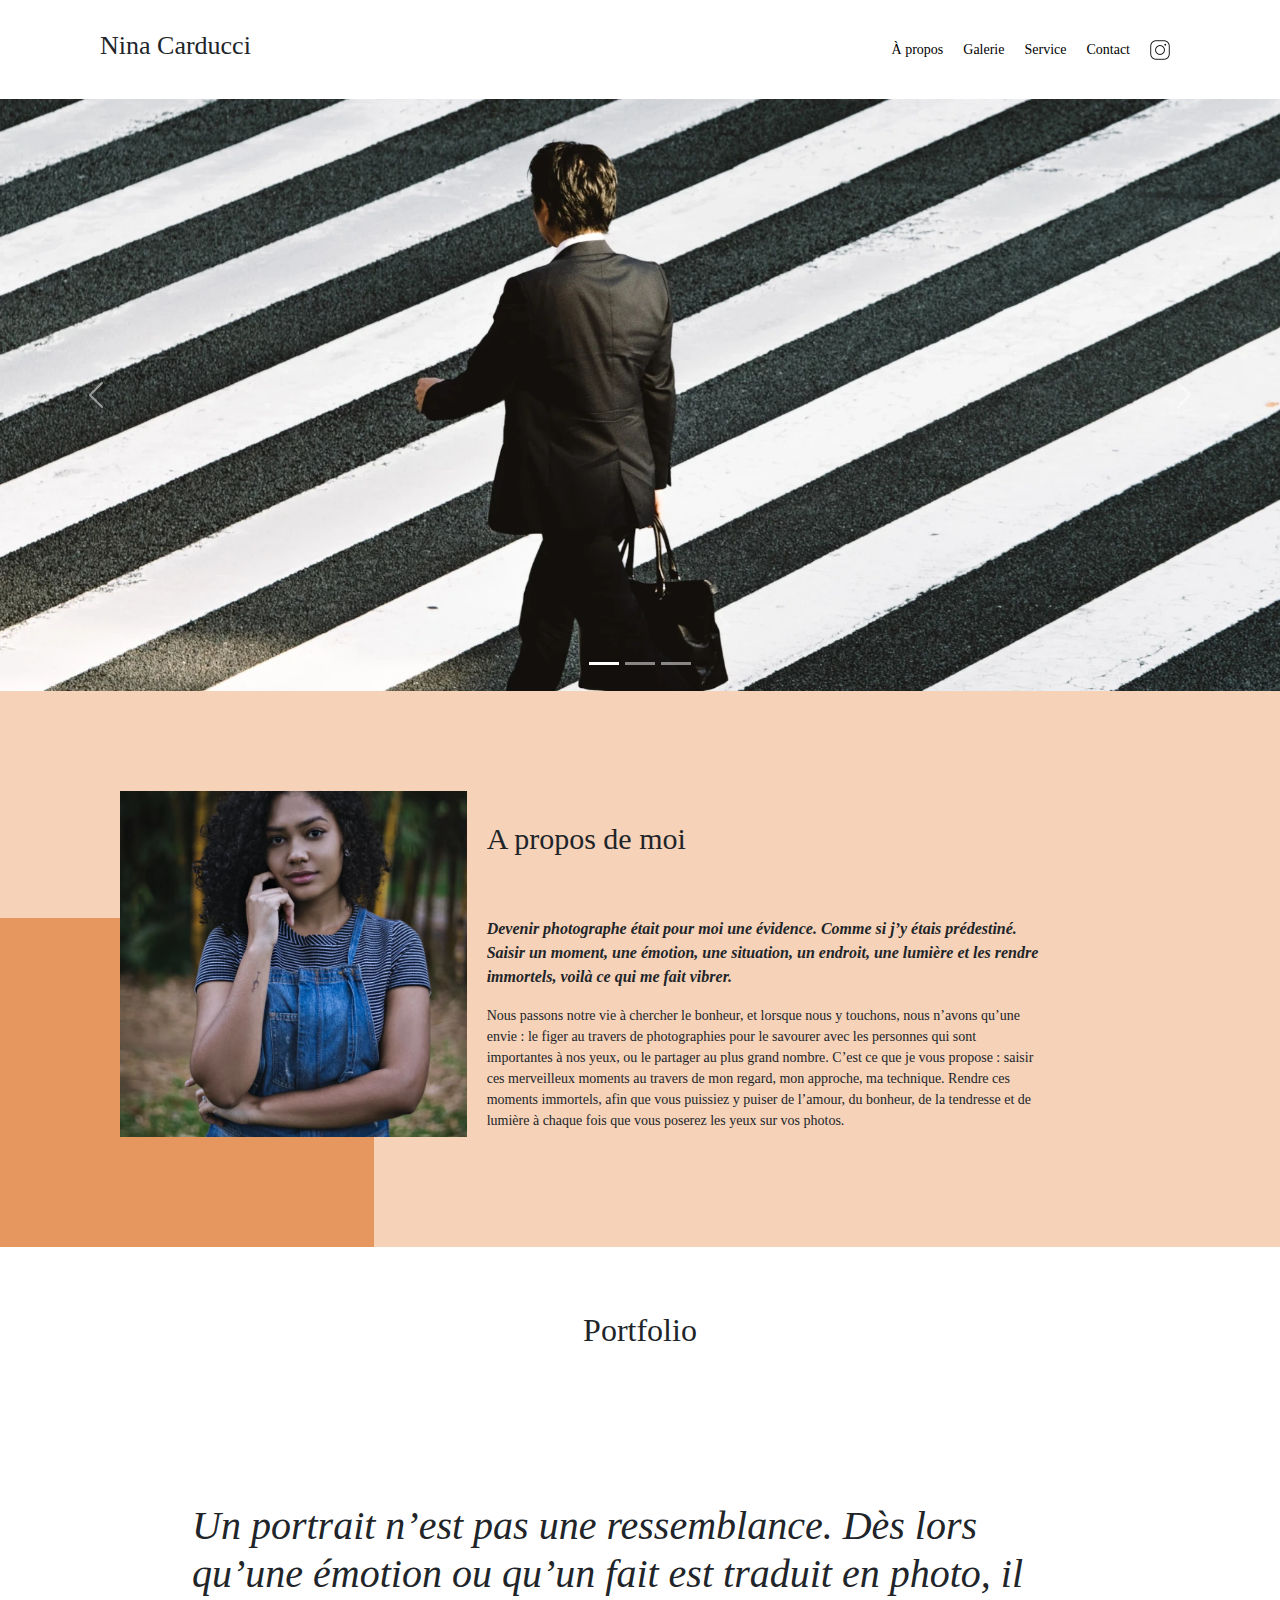
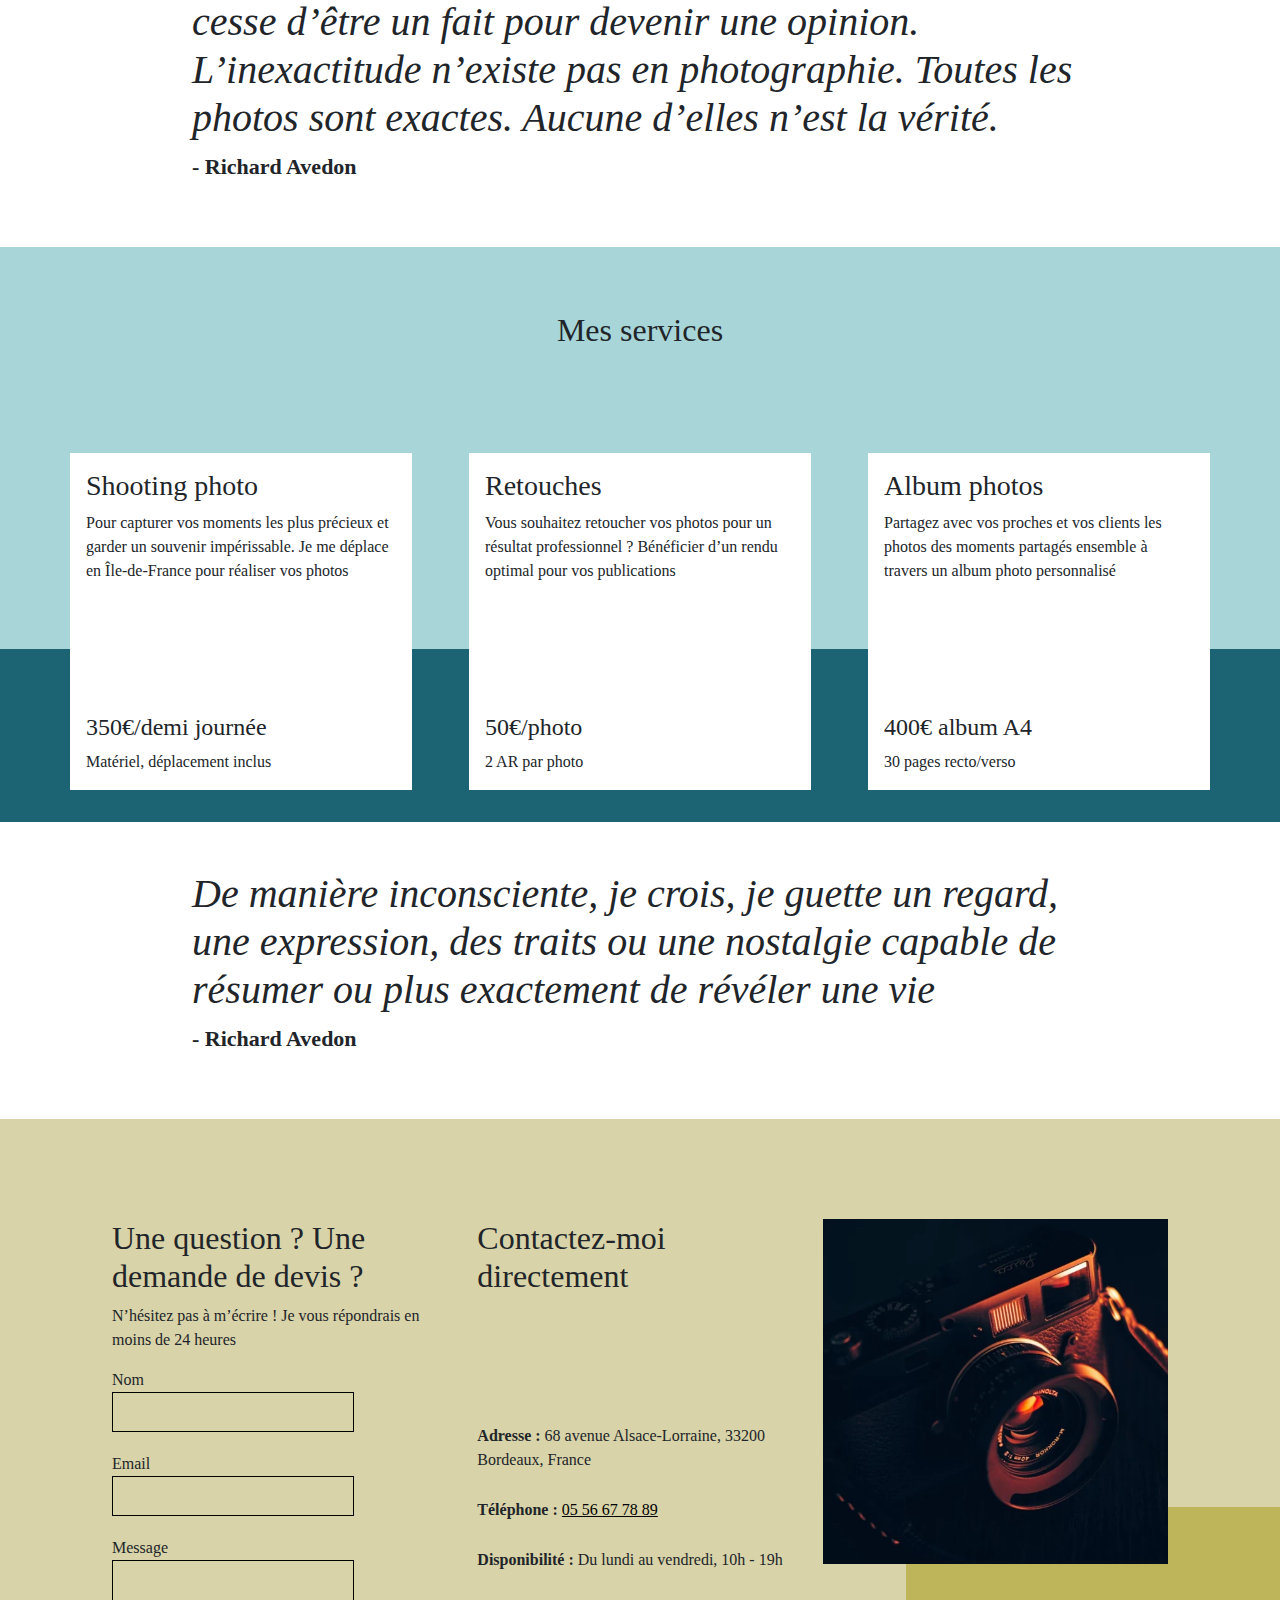
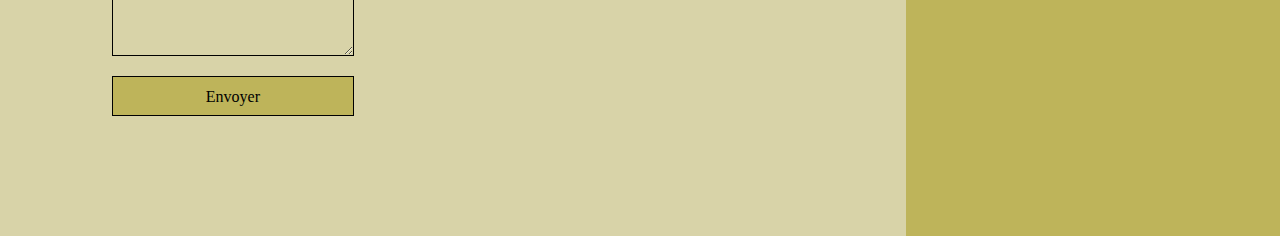
<file: index.html>
<!DOCTYPE html>
<html lang="fr">
  <head>
    <meta charset="UTF-8" />
    <meta name="viewport" content="width=device-width, initial-scale=1.0" />
    <title>Nina Carducci - Photographe Professionnelle à Bordeaux</title>
    <meta
      name="description"
      content="Découvrez Nina Carducci, photographe professionnelle à Bordeaux spécialisée dans les mariages, portraits, et événements d'entreprise."
    />
    <meta name="robots" content="index, follow" />
    <meta name="twitter:card" content="summary_large_image" />
    <meta
      name="twitter:title"
      content="Nina Carducci - Photographe Professionnelle à Bordeaux"
    />
    <meta
      name="twitter:description"
      content="Découvrez Nina Carducci, photographe professionnelle à Bordeaux spécialisée dans les mariages, portraits, et événements d'entreprise."
    />
    <meta
      name="twitter:image"
      content="https://jamesrchrdsn.github.io/Projet-9-Audit-SEO/tree/main/assets/images/meta.webp"
    />
    <meta property="og:type" content="website" />
    <meta
      property="og:url"
      content="https://jamesrchrdsn.github.io/Projet-9-Audit-SEO/"
    />
    <meta
      property="og:title"
      content="Nina Carducci - Photographe Professionnelle à Bordeaux"
    />
    <meta
      property="og:description"
      content="Découvrez Nina Carducci, photographe professionnelle à Bordeaux spécialisée dans les mariages, portraits, et événements d'entreprise."
    />
    <meta
      property="og:image"
      content="https://jamesrchrdsn.github.io/Projet-9-Audit-SEO/tree/main/assets/images/meta.webp"
    />

    <link rel="stylesheet" href="./assets/bootstrap/bootstrap.min.css" />
    <link rel="stylesheet" href="./assets/style.css" />
    <link rel="preconnect" href="https://fonts.googleapis.com" />
    <link rel="preconnect" href="https://fonts.gstatic.com" crossorigin />
    <link
      rel="preload"
      as="image"
      href="./assets/images/slider/Lryoji-iwata-wUZjnOv7t0g-unsplash.webp"
    />
    <link
      href="https://fonts.googleapis.com/css2?family=Inter&family=Spectral:ital,wght@0,400;1,300;1,400;1,800&display=swap"
      rel="preconnect"
    />
    <script type="application/ld+json">
      {
        "@context": "https://schema.org",
        "@type": "ProfessionalService",
        "name": "Nina Carducci - Photographe Professionnelle",
        "image": "https://jamesrchrdsn.github.io/Projet-9-Audit-SEO/tree/main/assets/images/meta.webp",
        "@id": "https://jamesrchrdsn.github.io/Projet-9-Audit-SEO/",
        "url": "https://jamesrchrdsn.github.io/Projet-9-Audit-SEO/",
        "telephone": "+33556677889",
        "address": {
          "@type": "PostalAddress",
          "streetAddress": "68 avenue Alsace-Lorraine",
          "addressLocality": "Bordeaux",
          "postalCode": "33000",
          "addressCountry": "FR"
        },
        "openingHoursSpecification": [
          {
            "@type": "OpeningHoursSpecification",
            "dayOfWeek": [
              "Monday",
              "Tuesday",
              "Wednesday",
              "Thursday",
              "Friday"
            ],
            "opens": "10:00",
            "closes": "19:00"
          }
        ],
        "sameAs": ["https://www.instagram.com/ninacarducci.photo/?hl=fr"],
        "priceRange": "€€"
      }
    </script>
    <script src="./assets/bootstrap/bootstrap.bundle.min.js" defer></script>
    <script
      src="https://code.jquery.com/jquery-3.4.1.min.js"
      integrity="sha256-CSXorXvZcTkaix6Yvo6HppcZGetbYMGWSFlBw8HfCJo="
      crossorigin="anonymous"
    ></script>
    <script src="./assets/maugallery.min.js " defer></script>
    <script src="./assets/scripts.min.js" defer></script>
  </head>
  <body>
    <header>
      <div class="top-header">
        <h1 class="name">Nina Carducci</h1>
        <nav class="nav">
          <ul>
            <li><a href="#about">À propos</a></li>
            <li><a href="#gallery">Galerie</a></li>
            <li><a href="#services">Service</a></li>
            <li><a href="#contact">Contact</a></li>
            <li>
              <a
                class="social-link"
                href="https://www.instagram.com/ninacarducci.photo/?hl=fr"
                target="_blank"
                ><img
                  src="assets/images/instagram.webp"
                  alt="Lien vers le instagram de Nina Carducci"
              /></a>
            </li>
          </ul>
        </nav>
      </div>
    </header>
    <main>
      <div id="header">
        <div
          id="carouselExampleIndicators"
          class="carousel slide"
          data-bs-ride="carousel"
        >
          <button
            class="carousel-control-prev"
            type="button"
            data-bs-target="#carouselExampleIndicators"
            data-bs-slide="prev"
          >
            <span class="carousel-control-prev-icon" aria-hidden="true"></span>
            <span class="visually-hidden">Previous</span>
          </button>
          <div class="carousel-indicators">
            <button
              type="button"
              data-bs-target="#carouselExampleIndicators"
              data-bs-slide-to="0"
              class="active"
              aria-current="true"
              aria-label="Slide 1"
            ></button>
            <button
              type="button"
              data-bs-target="#carouselExampleIndicators"
              data-bs-slide-to="1"
              aria-label="Slide 2"
            ></button>
            <button
              type="button"
              data-bs-target="#carouselExampleIndicators"
              data-bs-slide-to="2"
              aria-label="Slide 3"
            ></button>
          </div>
          <div class="carousel-inner">
            <div class="carousel-item active">
              <img
                src="./assets/images/slider/Lryoji-iwata-wUZjnOv7t0g-unsplash.webp"
                class="d-block w-100"
                alt="Homme marchant dans la rue"
                loading="lazy"
              />
            </div>
            <div class="carousel-item">
              <img
                src="./assets/images/slider/nicholas-green-nPz8akkUmDI-unsplash.webp"
                class="d-block w-100"
                alt="Foule dans un festival"
                loading="lazy"
              />
            </div>
            <div class="carousel-item">
              <img
                src="./assets/images/slider/edward-cisneros-3_h6-1NPDGw-unsplash.webp"
                class="d-block w-100"
                alt="Couple marié durant leur première dance"
                loading="lazy"
              />
            </div>
          </div>

          <button
            class="carousel-control-next"
            type="button"
            data-bs-target="#carouselExampleIndicators"
            data-bs-slide="next"
          >
            <span class="carousel-control-next-icon" aria-hidden="true"></span>
            <span class="visually-hidden">Next</span>
          </button>
        </div>
      </div>
      <div id="about">
        <div class="picture left">
          <img
            src="./assets/images/nina.webp"
            alt="Photo de Nina Carducci"
            loading="lazy"
          />
        </div>
        <div id="about-me">
          <h2 class="about-me__title">A propos de moi</h2>
          <p class="about-me__introduction">
            Devenir photographe était pour moi une évidence. Comme si j’y étais
            prédestiné. Saisir un moment, une émotion, une situation, un
            endroit, une lumière et les rendre immortels, voilà ce qui me fait
            vibrer.
          </p>
          <p>
            Nous passons notre vie à chercher le bonheur, et lorsque nous y
            touchons, nous n’avons qu’une envie : le figer au travers de
            photographies pour le savourer avec les personnes qui sont
            importantes à nos yeux, ou le partager au plus grand nombre. C’est
            ce que je vous propose : saisir ces merveilleux moments au travers
            de mon regard, mon approche, ma technique. Rendre ces moments
            immortels, afin que vous puissiez y puiser de l’amour, du bonheur,
            de la tendresse et de lumière à chaque fois que vous poserez les
            yeux sur vos photos.
          </p>
        </div>
      </div>
      <div id="gallery">
        <h2 class="title">Portfolio</h2>
        <div class="container py-3">
          <div class="gallery" style="display: none">
            <img
              data-gallery-tag="Concert"
              class="gallery-item"
              src="./assets/images/gallery/concerts/aaron-paul-wnX-fXzB6Cw-unsplash.webp"
              alt="Scène de concert avec spots lumineux rouge"
              width="600"
              height="600"
              loading="lazy"
            />
            <img
              data-gallery-tag="Entreprises"
              class="gallery-item"
              src="./assets/images/gallery/entreprise/ali-morshedlou-WMD64tMfc4k-unsplash.webp"
              alt="Un homme d'affaire"
              width="600"
              height="600"
              loading="lazy"
            />
            <img
              data-gallery-tag="Entreprises"
              class="gallery-item"
              src="./assets/images/gallery/entreprise/jason-goodman-tHO1_OuKbg0-unsplash.webp"
              alt="Une employée de bureau très souriante"
              width="600"
              height="600"
              loading="lazy"
            />
            <img
              data-gallery-tag="Mariages"
              class="gallery-item"
              src="./assets/images/gallery/mariage/hannah-busing-RvF2R_qMpRk-unsplash.webp"
              alt="Deux personnes joignant leurs mains"
              width="600"
              height="600"
              loading="lazy"
            />
            <img
              data-gallery-tag="Portrait"
              class="gallery-item"
              src="./assets/images/gallery/portraits/ade-tunji-rVkhWWZFAtQ-unsplash.webp"
              alt="Un homme ébloui par le soleil"
              width="600"
              height="600"
              loading="lazy"
            />
            <img
              data-gallery-tag="Mariages"
              class="gallery-item"
              src="./assets/images/gallery/mariage/jakob-owens-SiniLJkXhMc-unsplash.webp"
              alt="Un couple de jeunes mariés très heureux"
              width="600"
              height="600"
              loading="lazy"
            />
            <img
              data-gallery-tag="Portrait"
              class="gallery-item"
              src="./assets/images/gallery/portraits/nino-van-prattenburg--443cl1uR_8-unsplash.webp"
              alt="Une femme à lunettes se recoiffant derrière un grillage"
              width="600"
              height="600"
              loading="lazy"
            />
            <img
              data-gallery-tag="Concert"
              class="gallery-item"
              src="./assets/images/gallery/concerts/austin-neill-hgO1wFPXl3I-unsplash.webp"
              alt="Un chanteur sur scène avec des fumigènes derrire lui"
              width="600"
              height="600"
              loading="lazy"
            />
            <img
              data-gallery-tag="Entreprises"
              class="gallery-item"
              src="./assets/images/gallery/entreprise/mateus-campos-felipe-Fsgzm8N0hIY-unsplash.webp"
              alt="Une employé au bureau sur son ordinateur rigolant avec des collègues hors-champs"
              width="600"
              height="600"
              loading="lazy"
            />
          </div>
        </div>
        <div class="quote">
          <figure>
            <blockquote class="quote__text">
              Un portrait n’est pas une ressemblance. Dès lors qu’une émotion ou
              qu’un fait est traduit en photo, il cesse d’être un fait pour
              devenir une opinion. L’inexactitude n’existe pas en photographie.
              Toutes les photos sont exactes. Aucune d’elles n’est la vérité.
            </blockquote>
            <figcaption class="quote__author">- Richard Avedon</figcaption>
          </figure>
        </div>
      </div>
      <div id="services">
        <h2 class="title">Mes services</h2>
        <div class="container">
          <div class="service">
            <div class="service__description">
              <h3>Shooting photo</h3>
              <p>
                Pour capturer vos moments les plus précieux et garder un
                souvenir impérissable. Je me déplace en Île-de-France pour
                réaliser vos photos
              </p>
            </div>
            <div class="service__price">
              <h4>350€/demi journée</h4>
              <span>Matériel, déplacement inclus</span>
            </div>
          </div>
          <div class="service">
            <div class="service__description">
              <h3>Retouches</h3>
              <p>
                Vous souhaitez retoucher vos photos pour un résultat
                professionnel ? Bénéficier d’un rendu optimal pour vos
                publications
              </p>
            </div>
            <div class="service__price">
              <h4>50€/photo</h4>
              <span>2 AR par photo</span>
            </div>
          </div>
          <div class="service">
            <div class="service__description">
              <h3>Album photos</h3>
              <p>
                Partagez avec vos proches et vos clients les photos des moments
                partagés ensemble à travers un album photo personnalisé
              </p>
            </div>
            <div class="service__price">
              <h4>400€ album A4</h4>
              <span>30 pages recto/verso</span>
            </div>
          </div>
        </div>
      </div>
      <div class="quote">
        <figure>
          <blockquote class="quote__text">
            De manière inconsciente, je crois, je guette un regard, une
            expression, des traits ou une nostalgie capable de résumer ou plus
            exactement de révéler une vie
          </blockquote>
          <figcaption class="quote__author">- Richard Avedon</figcaption>
        </figure>
      </div>
    </main>
    <footer>
      <div id="contact">
        <div class="container">
          <div class="form-container">
            <h2>Une question ? Une demande de devis ?</h2>
            <p>
              N’hésitez pas à m’écrire ! Je vous répondrais en moins de 24
              heures
            </p>
            <form action="" method="post">
              <label for="nom">Nom</label>
              <input type="text" name="nom" id="nom" />
              <label for="email">Email</label>
              <input type="email" name="email" id="email" />
              <label for="message">Message</label>
              <textarea
                name="message"
                id="message"
                cols="30"
                rows="10"
              ></textarea>
              <input type="submit" value="Envoyer" />
            </form>
          </div>
          <div class="local-seo">
            <h2>Contactez-moi directement</h2>
            <address class="contact-details">
              <p>
                <strong>Adresse :</strong> 68 avenue Alsace-Lorraine, 33200
                Bordeaux, France
              </p>
              <p>
                <strong>Téléphone :</strong>
                <a href="05 56 67 78 89">05 56 67 78 89</a>
              </p>
              <p>
                <strong>Disponibilité :</strong> Du lundi au vendredi, 10h - 19h
              </p>
            </address>
          </div>
          <div class="picture right">
            <img
              src="./assets/images/camera.webp"
              alt="Un ancien appareil photo"
              loading="lazy"
            />
          </div>
        </div>
      </div>
    </footer>
  </body>
</html>
</file>
<file: assets/style.css>
.nav a,
.nav-pills .nav-link {
  color: #000;
}
.about-me__introduction,
.quote,
.quote__text {
  font-style: italic;
  font-family: Spectral;
}
.quote,
.quote__author,
.quote__text {
  font-family: Spectral;
}
.service,
.top-header {
  background-color: #fff;
  display: flex;
}
#about,
#contact {
  padding-inline: 100px;
  padding-block: 100px;
}
.picture.left::before,
.picture.right::before {
  content: " ";
  width: 374px;
  height: 329px;
  bottom: 0;
  z-index: -1;
}
#about {
  font-display: swap;
}
#about,
#contact .container,
.mg-next,
.mg-prev,
.nav ul,
.service,
.top-header,
form {
  display: flex;
}
body {
  max-width: 1920px;
  margin: auto;
}
* {
  font-family: Inter;
  font-style: normal;
}
.top-header {
  position: sticky;
  top: 0;
  z-index: 1000;
  justify-content: space-between;
  padding-inline: 100px;
  padding-block: 30px;
  align-items: center;
}
#about,
#contact,
#services,
.item-column {
  position: relative;
}
.top-header .name {
  font-size: 26px;
}
.nav ul {
  list-style-type: none;
  font-size: 14px;
  margin-bottom: 0;
}
.nav li {
  padding-inline: 10px;
}
.nav a {
  text-decoration: none;
}
.social-link img {
  width: 20px;
}
#about {
  background-color: #f6d2b8;
}
.picture.left::before {
  background-color: #e5975f;
  position: absolute;
  left: 0;
}
.picture {
  flex: 1;
  margin: 0 20px;
  z-index: 0;
}
.picture img {
  width: 100%;
}
#about-me {
  flex: 2;
}
.about-me__title {
  margin-top: 1em;
  margin-bottom: 60px;
  font-size: 30px;
}
.about-me__introduction {
  font-weight: 800;
  width: 60%;
  font-size: 1em !important;
}
#about-me p {
  width: 80%;
  font-size: 14px;
}
.title {
  text-align: center;
  padding-block: 2em;
}
.gallery .nav {
  justify-content: center;
}
.nav-pills .nav-link.active,
.nav-pills .show > .nav-link {
  color: black;
  background-color: #beb45a;
  border-radius: 0;
}
.nav-link{
  cursor:pointer}
.item-column {
  margin-bottom: 0 !important;
  padding: 0;
}
.item-column::after {
  content: "";
  display: block;
  padding-bottom: 100%;
}
.gallery-item {
  position: absolute;
  width: 100%;
  height: 100%;
  object-fit: cover;
  padding: 0.5em;
  cursor: pointer;
  margin: 0.5em
}
.mg-next,
.mg-prev {
  width: 30px;
  height: 30px;
  border-radius: 00%;
  justify-content: center;
  align-items: center;
  font-size: 24px;
}
form input,
form textarea {
  width: 100%;
  background-color: transparent;
  border: 1px solid;
  margin-bottom: 20px;
}
.quote {
  width: 70%;
  margin: auto;
  padding-block: 3em;
}
.quote__text {
  font-weight: 300;
  font-size: 2.5em;
  line-height: 1.2;
  margin-top: 0;
  margin-bottom: 0.5rem;
}
.quote__author {
  font-weight: 800;
  font-size: 22px;
}
#services {
  margin: auto;
  background-color: #a8d5d8;
}
#services .container::before {
  content: " ";
  background-color: #1c6474;
  position: absolute;
  width: 100%;
  height: 30%;
  bottom: 0;
  left: 0;
  z-index: 0;
}
#services .container {
  justify-content: space-between;
  display: flex;
  padding: 2em 0;
}
.service {
  max-width: 390px;
  width: 30%;
  height: 337px;
  padding: 1em;
  flex-direction: column;
  justify-content: space-between;
  z-index: 1;
}
#contact {
  margin: auto;
  background-color: #d8d3a8;
}
#contact .container {
  display: flex;
  justify-content: space-between;
  align-items: flex-start;
}
.form-container {
  flex: 1;
  margin-right: 20px;
}
.local-seo {
  flex: 1;
  display: flex;
  flex-direction: column;
}
.local-seo .contact-details {
  margin-top: 120px;
  display: flex;
  flex-direction: column;
  gap: 10px;
}
.local-seo a {
  color: black;
}
.picture.right::before {
  background-color: #beb45a;
  position: absolute;
  right: 0;
}
.picture.right {
  margin: 0;
}
form {
  flex-direction: column;
  width: 70%;
  align-items: flex-start;
}
form input {
  height: 2.5em;
}
form textarea {
  height: 5em;
  line-height: 2.5em;
  font-size: 1.2em;
}
input[type="submit"] {
  background-color: #beb45a;
  padding: 0.5em 1em;
}
@media all and (max-width: 1180px) {
  .picture {
    flex: 2;
  }
  #about,
  #contact .container {
    align-items: center;
  }
  .about-me__title {
    margin-top: 0;
    margin-bottom: 1em;
  }
  #about-me h6,
  #about-me p {
    width: 100%;
  }
}
@media all and (max-width: 1000px) {
  .picture.left::before,
  .picture.right::before {
    height: 30%;
    position: absolute;
    z-index: -1;
    width: 100%;
  }
  #about,
  #contact .container,
  #services .container {
    flex-direction: column;
  }
  .picture {
    width: 50%;
  }
  .picture.left::before {
    bottom: auto;
    top: 0;
    left: 0;
  }
  .about-me__title {
    text-align: center;
    margin-top: 1em;
  }
  .service {
    width: 100%;
    max-width: 100%;
    height: auto;
    margin: 2em 0;
  }
  .service__description {
    margin-bottom: 1em;
  }
  #services .container::before {
    width: 30%;
    height: 100%;
    bottom: 0;
    right: 0;
    left: auto;
    z-index: 0;
  }
  #contact .picture.right {
    margin-top: 1em;
  }
  .picture.right::before {
    bottom: 0;
    right: 0;
  }
}
@media all and (max-width: 650px) {
  .top-header {
    flex-direction: column;
    padding-inline: 0;
  }
  .top-header .nav,
  .top-header .nav ul {
    width: 100%;
    padding: 0;
  }
  .top-header .nav li {
    flex: 1;
    padding-block: 1em;
    text-align: center;
  }
  .picture.left::before,
  .picture.right::before {
    height: 150px;
  }
  #services .container {
    align-items: center;
  }
  .service {
    max-width: 90%;
  }
  #about,
  #contact {
    padding-inline: 2em;
    padding-block: 2em;
  }
  form {
    width: 100%;
  }
  .picture {
    width: 80%;
  }
}
</file>
